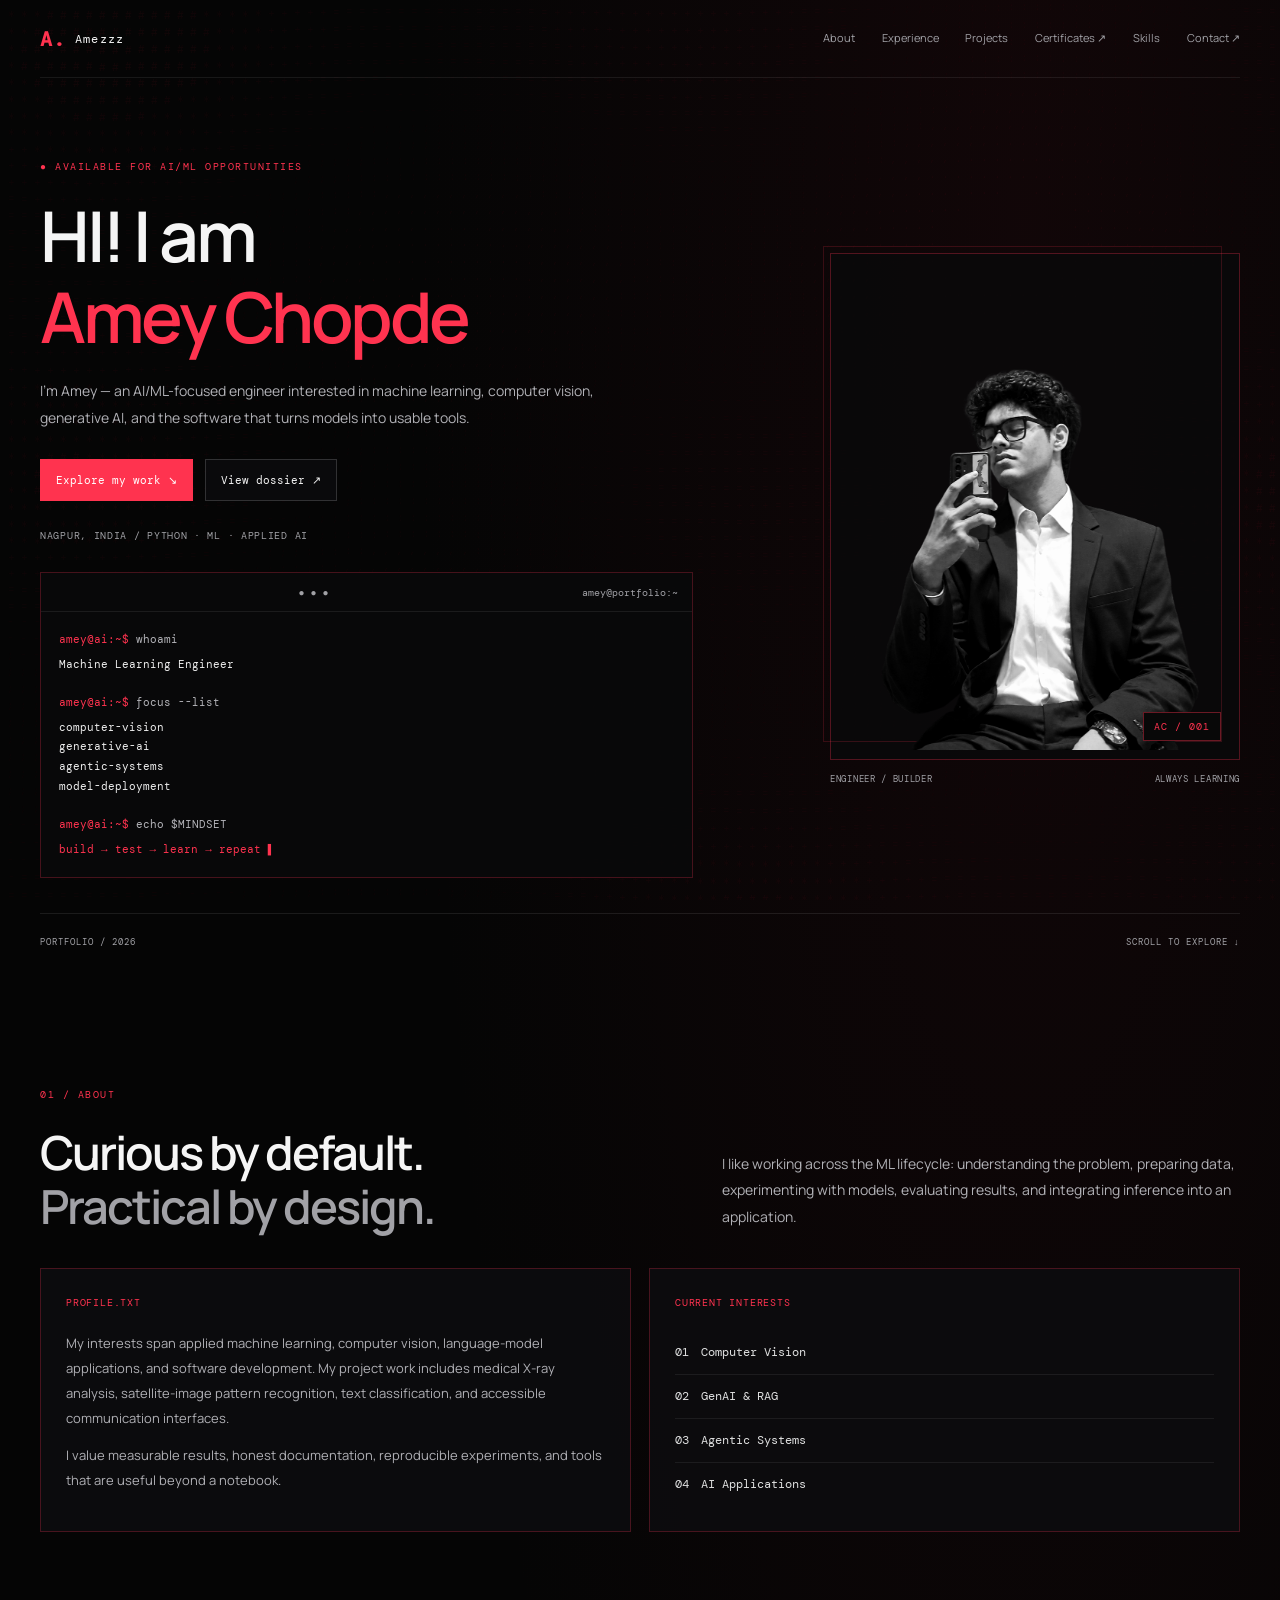
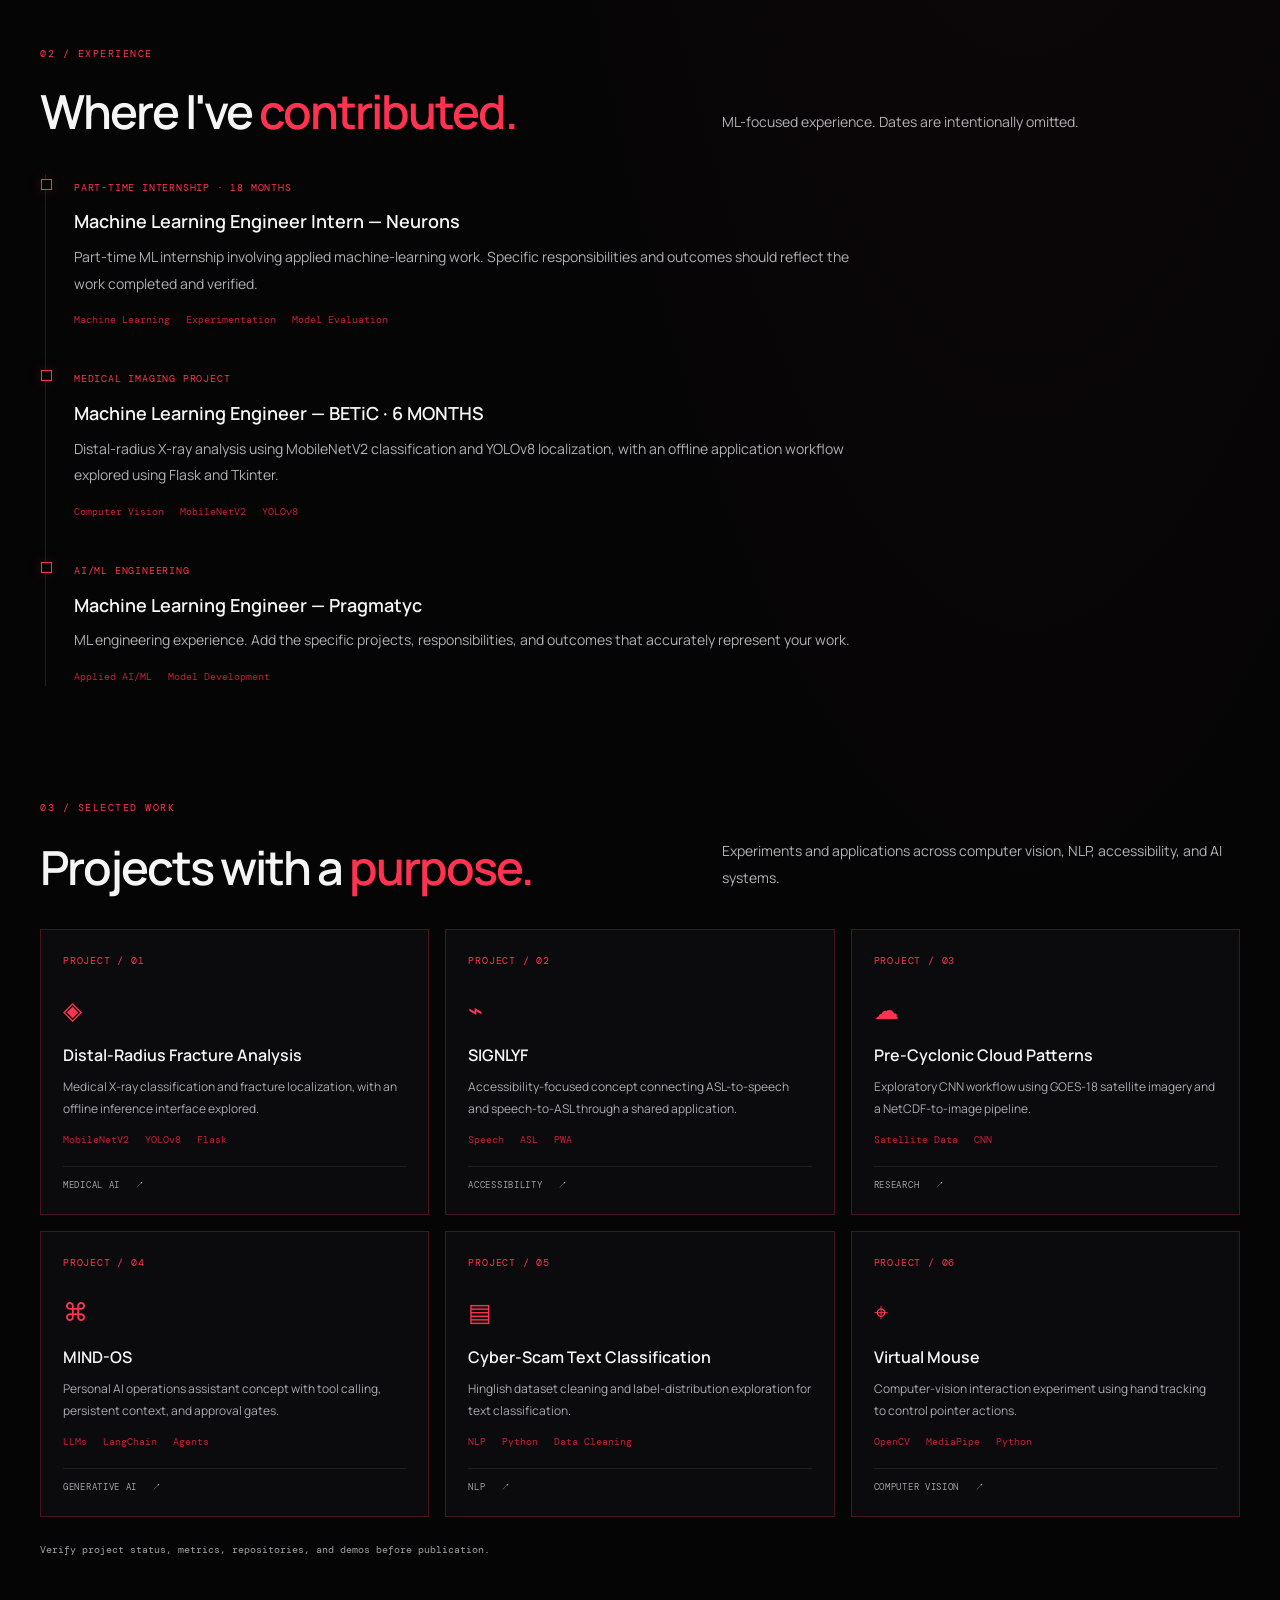
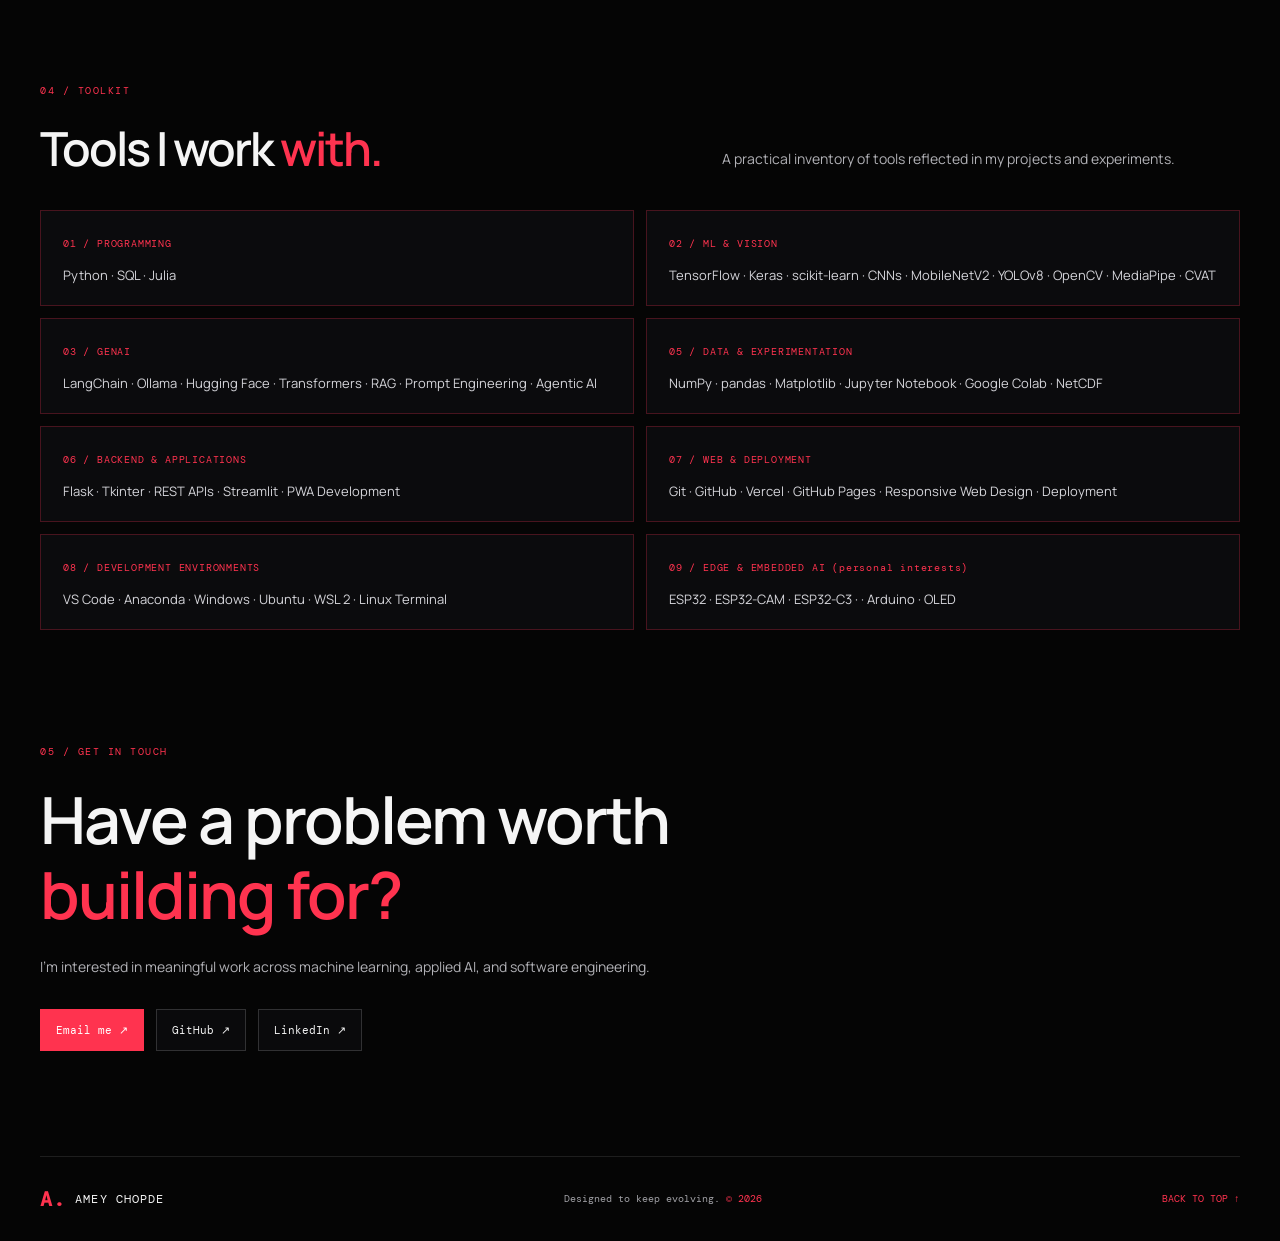
<file: index.html>
<!DOCTYPE html>
<html lang="en">
<head>
  <meta charset="utf-8">
  <meta name="viewport" content="width=device-width, initial-scale=1">
  <meta name="theme-color" content="#050505">
  <meta name="description" content="Amey Chopde — Machine Learning, Applied AI and Software">

  <title>Amey Chopde — AI/ML Engineer</title>

  <link rel="preconnect" href="https://fonts.googleapis.com">
  <link rel="preconnect" href="https://fonts.gstatic.com" crossorigin>
  <link href="https://fonts.googleapis.com/css2?family=DM+Mono:wght@400;500&family=Manrope:wght@400;500;600;700;800&display=swap" rel="stylesheet">

  <link rel="stylesheet" href="styles.css">
  <script src="script.js" defer></script>
</head>

<body>
  <canvas id="ascii-waves" aria-hidden="true"></canvas>

  <!-- Navigation -->
  <header class="nav wrap">
    <a class="brand" href="#home"><b>A.</b> Amezzz</a>

    <button
      id="menuToggle"
      type="button"
      aria-label="Toggle navigation"
      aria-expanded="false"
      aria-controls="navLinks"
    >
      ☰
    </button>

    <nav id="navLinks" aria-label="Main navigation">
      <a href="#about">About</a>
      <a href="#experience">Experience</a>
      <a href="#projects">Projects</a>
      <a href="certificates.html">Certificates ↗</a>
      <a href="#skills">Skills</a>
      <a href="#contact">Contact ↗</a>
    </nav>
  </header>

  <main>
    <!-- Hero -->
    <section class="hero wrap" id="home">
      <div class="hero-copy">
        <p class="eyebrow">● AVAILABLE FOR AI/ML OPPORTUNITIES</p>

        <h1>HI! I am<br><em>Amey Chopde</em></h1>

        <p class="lead">
          I'm Amey — an AI/ML-focused engineer interested in machine learning,
          computer vision, generative AI, and the software that turns models
          into usable tools.
        </p>

        <div class="actions">
          <a class="btn primary" href="#projects">Explore my work ↘</a>
          <a
            class="btn"
            href="assets/Amey_Chopde_Master_Portfolio_Dossier.pdf"
            target="_blank"
            rel="noopener noreferrer"
          >
            View dossier ↗
          </a>
        </div>

        <p class="meta">
          NAGPUR, INDIA / PYTHON · ML · APPLIED AI
        </p>

        <div class="terminal">
          <div class="termhead">
            <span>● ● ●</span>
            <span>amey@portfolio:~</span>
          </div>

          <div class="termbody">
            <p><i>amey@ai:~$</i> whoami</p>
            <strong>Machine Learning Engineer</strong>

            <p><i>amey@ai:~$</i> focus --list</p>
            <strong>
              computer-vision<br>
              generative-ai<br>
              agentic-systems<br>
              model-deployment
            </strong>

            <p><i>amey@ai:~$</i> echo $MINDSET</p>
            <strong class="green">build → test → learn → repeat ▌</strong>
          </div>
        </div>
      </div>

      <div class="hero-visual">
        <div class="portrait-frame">
          <img
            src="assets/amey-portrait.png"
            alt="Portrait of Amey Chopde"
            fetchpriority="high"
          >
          <span class="portrait-tag">AC / 001</span>
        </div>

        <div class="portrait-meta">
          <span>ENGINEER / BUILDER</span>
          <span>ALWAYS LEARNING</span>
        </div>
      </div>

      <div class="herofoot">
        <span>PORTFOLIO / 2026</span>
        <span>SCROLL TO EXPLORE ↓</span>
      </div>
    </section>

    <!-- About -->
    <section class="section wrap" id="about">
      <p class="eyebrow">01 / ABOUT</p>

      <div class="secthead">
        <h2>Curious by default.<br><span>Practical by design.</span></h2>

        <p class="lead">
          I like working across the ML lifecycle: understanding the problem,
          preparing data, experimenting with models, evaluating results,
          and integrating inference into an application.
        </p>
      </div>

      <div class="grid2">
        <article class="panel">
          <small>PROFILE.TXT</small>

          <p>
            My interests span applied machine learning, computer vision,
            language-model applications, and software development. My project
            work includes medical X-ray analysis, satellite-image pattern
            recognition, text classification, and accessible communication
            interfaces.
          </p>

          <p>
            I value measurable results, honest documentation, reproducible
            experiments, and tools that are useful beyond a notebook.
          </p>
        </article>

        <article class="panel">
          <small>CURRENT INTERESTS</small>

          <ul class="interest">
            <li>01　Computer Vision</li>
            <li>02　GenAI &amp; RAG</li>
            <li>03　Agentic Systems</li>
            <li>04　AI Applications</li>
          </ul>
        </article>
      </div>
    </section>

    <!-- Experience -->
    <section class="section wrap" id="experience">
      <p class="eyebrow">02 / EXPERIENCE</p>

      <div class="secthead">
        <h2>Where I've <em>contributed.</em></h2>
        <p class="lead">ML-focused experience. Dates are intentionally omitted.</p>
      </div>

      <div class="timeline">
        <article>
          <small>PART-TIME INTERNSHIP · 18 MONTHS</small>
          <h3>Machine Learning Engineer Intern — Neurons</h3>

          <p>
            Part-time ML internship involving applied machine-learning work.
            Specific responsibilities and outcomes should reflect the work
            completed and verified.
          </p>

          <label>Machine Learning　 Experimentation　 Model Evaluation</label>
        </article>

        <article>
          <small>MEDICAL IMAGING PROJECT</small>
          <h3>Machine Learning Engineer — BETiC · 6 MONTHS</h3>

          <p>
            Distal-radius X-ray analysis using MobileNetV2 classification
            and YOLOv8 localization, with an offline application workflow
            explored using Flask and Tkinter.
          </p>

          <label>Computer Vision　 MobileNetV2　 YOLOv8</label>
        </article>

        <article>
          <small>AI/ML ENGINEERING</small>
          <h3>Machine Learning Engineer — Pragmatyc</h3>

          <p>
            ML engineering experience. Add the specific projects,
            responsibilities, and outcomes that accurately represent your work.
          </p>

          <label>Applied AI/ML　 Model Development</label>
        </article>
      </div>
    </section>

    <!-- Projects -->
    <section class="section wrap" id="projects">
      <p class="eyebrow">03 / SELECTED WORK</p>

      <div class="secthead">
        <h2>Projects with a <em>purpose.</em></h2>

        <p class="lead">
          Experiments and applications across computer vision, NLP,
          accessibility, and AI systems.
        </p>
      </div>

      <div class="projectgrid">
        <article>
          <small>PROJECT / 01</small>
          <b aria-hidden="true">◈</b>
          <h3>Distal-Radius Fracture Analysis</h3>

          <p>
            Medical X-ray classification and fracture localization,
            with an offline inference interface explored.
          </p>

          <label>MobileNetV2　 YOLOv8　 Flask</label>
          <footer>MEDICAL AI　 ↗</footer>
        </article>

        <article>
          <small>PROJECT / 02</small>
          <b aria-hidden="true">⌁</b>
          <h3>SIGNLYF</h3>

          <p>
            Accessibility-focused concept connecting ASL-to-speech and
            speech-to-ASL through a shared application.
          </p>

          <label>Speech　 ASL　 PWA</label>
          <footer>ACCESSIBILITY　 ↗</footer>
        </article>

        <article>
          <small>PROJECT / 03</small>
          <b aria-hidden="true">☁</b>
          <h3>Pre-Cyclonic Cloud Patterns</h3>

          <p>
            Exploratory CNN workflow using GOES-18 satellite imagery
            and a NetCDF-to-image pipeline.
          </p>

          <label>Satellite Data　 CNN</label>
          <footer>RESEARCH　 ↗</footer>
        </article>

        <article>
          <small>PROJECT / 04</small>
          <b aria-hidden="true">⌘</b>
          <h3>MIND-OS</h3>

          <p>
            Personal AI operations assistant concept with tool calling,
            persistent context, and approval gates.
          </p>

          <label>LLMs　 LangChain　 Agents</label>
          <footer>GENERATIVE AI　 ↗</footer>
        </article>

        <article>
          <small>PROJECT / 05</small>
          <b aria-hidden="true">▤</b>
          <h3>Cyber-Scam Text Classification</h3>

          <p>
            Hinglish dataset cleaning and label-distribution exploration
            for text classification.
          </p>

          <label>NLP　 Python　 Data Cleaning</label>
          <footer>NLP　 ↗</footer>
        </article>

        <article>
          <small>PROJECT / 06</small>
          <b aria-hidden="true">⌖</b>
          <h3>Virtual Mouse</h3>

          <p>
            Computer-vision interaction experiment using hand tracking
            to control pointer actions.
          </p>

          <label>OpenCV　 MediaPipe　 Python</label>
          <footer>COMPUTER VISION　 ↗</footer>
        </article>
      </div>

      <p class="note">
        Verify project status, metrics, repositories, and demos before publication.
      </p>
    </section>

    <!-- Skills -->
    <section class="section wrap" id="skills">
      <p class="eyebrow">04 / TOOLKIT</p>

      <div class="secthead">
        <h2>Tools I work <em>with.</em></h2>

        <p class="lead">
          A practical inventory of tools reflected in my projects and experiments.
        </p>
      </div>

      <div class="skills">
        <article>
          <small>01 / PROGRAMMING</small>
          <p>Python · SQL · Julia</p>
        </article>

        <article>
          <small>02 / ML &amp; VISION</small>
          <p>TensorFlow · Keras · scikit-learn · CNNs · MobileNetV2 · YOLOv8 · OpenCV · MediaPipe · CVAT</p>
        </article>

        <article>
          <small>03 / GENAI</small>
          <p>LangChain · Ollama · Hugging Face · Transformers · RAG · Prompt Engineering · Agentic AI</p>
        </article>
        
        <article>
            <small>05 / DATA & EXPERIMENTATION</small>
            <p>NumPy · pandas · Matplotlib · Jupyter Notebook · Google Colab · NetCDF</p>
        </article>

        <article>
      <small>06 / BACKEND & APPLICATIONS</small>
      <p>Flask · Tkinter · REST APIs · Streamlit · PWA Development</p>
    </article>

    <article>
      <small>07 / WEB & DEPLOYMENT</small>
      <p>Git · GitHub · Vercel · GitHub Pages · Responsive Web Design · Deployment</p>
    </article>

    <article>
      <small>08 / DEVELOPMENT ENVIRONMENTS</small>
      <p>VS Code · Anaconda · Windows · Ubuntu · WSL 2 · Linux Terminal</p>
    </article>

    <article>
      <small>09 / EDGE & EMBEDDED AI (personal interests)</small>
      <p>ESP32 · ESP32-CAM · ESP32-C3 ·  · Arduino · OLED</p>
    </article>

    
      </div>
    </section>

    <!-- Contact -->
    <section class="section wrap contact" id="contact">
      <p class="eyebrow">05 / GET IN TOUCH</p>

      <h2>Have a problem worth<br><em>building for?</em></h2>

      <p class="lead">
        I'm interested in meaningful work across machine learning,
        applied AI, and software engineering.
      </p>

      <div class="actions">
        <a class="btn primary" href="mailto:ameychopde2004@gmail.com">
          Email me ↗
        </a>

        <a
          class="btn"
          href="https://github.com/Ameyzzz"
          target="_blank"
          rel="noopener noreferrer"
        >
          GitHub ↗
        </a>

        <a
          class="btn"
          href="https://www.linkedin.com/in/amey-chopde-6b3055278/"
          target="_blank"
          rel="noopener noreferrer"
        >
          LinkedIn ↗
        </a>
      </div>
    </section>
  </main>

  <!-- Footer -->
  <footer class="wrap bottom">
    <a class="brand" href="#home"><b>A.</b> AMEY CHOPDE</a>
    <span>Designed to keep evolving. <em>© 2026</em></span>
    <a href="#home">BACK TO TOP ↑</a>
  </footer>
</body>
</html>
</file>
<file: styles.css>
:root {
  color-scheme: dark;
  --bg: #050505;
  --surface: #0c0c0e;
  --surface-raised: #151012;
  --green: #ff334f;
  --green-dim: #c32038;
  --text: #f5f5f5;
  --muted: #a1a1a6;
  --border: rgba(255, 51, 79, .25);
  --font-main: "Manrope", sans-serif;
  --font-mono: "DM Mono", monospace;
  --content-width: 1200px;
}

* { box-sizing: border-box; }

html {
  scroll-behavior: smooth;
  scroll-padding-top: 90px;
  background: var(--bg);
}

body {
  margin: 0;
  min-width: 320px;
  overflow-x: hidden;
  background:
    radial-gradient(ellipse at 80% 5%, rgba(100, 15, 28, .13), transparent 42%),
    var(--bg);
  color: var(--text);
  font: 14px/1.7 var(--font-main);
  -webkit-font-smoothing: antialiased;
}

::selection { background: var(--green); color: #fff; }

a { color: inherit; text-decoration: none; }
button, input, textarea { font: inherit; }
button { color: inherit; cursor: pointer; }
img { max-width: 100%; }
p { margin-top: 0; }

.wrap {
  width: min(var(--content-width), calc(100% - 64px));
  margin-inline: auto;
}

main, header, body > footer {
  position: relative;
  z-index: 1;
}

/* Navigation */

.nav {
  min-height: 78px;
  display: flex;
  align-items: center;
  justify-content: space-between;
  gap: 24px;
  border-bottom: 1px solid rgba(255,255,255,.08);
}

.brand {
  display: inline-flex;
  align-items: center;
  gap: 9px;
  flex-shrink: 0;
  color: var(--text);
  font: 12px var(--font-mono);
  letter-spacing: 1.1px;
}

.brand b { color: var(--green); font-size: 20px; }

.nav nav {
  display: flex;
  align-items: center;
  justify-content: flex-end;
  flex-wrap: wrap;
  gap: clamp(14px, 2.1vw, 28px);
}

.nav nav a {
  color: var(--muted);
  font-size: 11px;
  transition: color .2s;
}

.nav nav a:hover,
.nav nav a[aria-current="page"] { color: var(--green); }

#menuToggle {
  display: none;
  padding: 7px 10px;
  border: 1px solid var(--border);
  background: var(--surface);
  color: var(--green);
}

/* Typography */

.eyebrow {
  display: flex;
  align-items: center;
  gap: 9px;
  color: var(--green);
  font: 10px var(--font-mono);
  letter-spacing: 1.5px;
  text-transform: uppercase;
}

h1, h2, h3 {
  color: var(--text);
  font-weight: 600;
  line-height: 1.15;
}

h1 {
  margin: 22px 0;
  font-size: clamp(38px, 5.5vw, 70px);
  letter-spacing: -3.5px;
}

h2 {
  margin: 0;
  font-size: clamp(29px, 4vw, 47px);
  letter-spacing: -2px;
}

h3 { margin: 14px 0 12px; font-size: 18px; }

h1 em, h2 em { color: var(--green); font-style: normal; }
h2 span { color: var(--muted); }

.lead {
  max-width: 650px;
  color: #b1b1b6;
  font-size: 14px;
  line-height: 1.9;
}

small, label, .note { font-family: var(--font-mono); }

small {
  color: var(--green);
  font-size: 10px;
  letter-spacing: .8px;
}

.note {
  margin-top: 24px;
  color: var(--muted);
  font-size: 10px;
  line-height: 1.8;
}

/* Hero and portrait */

.hero {
  display: grid;
  grid-template-columns: minmax(0, 1.15fr) minmax(260px, .85fr);
  align-items: center;
  column-gap: clamp(30px, 5vw, 75px);
  row-gap: 35px;
  min-height: 650px;
  padding-top: 82px;
  padding-bottom: 35px;
}

.hero-copy { min-width: 0; animation: rise-in .75s ease both; }
.hero h1 { max-width: 760px; }
.hero .lead { max-width: 620px; }

.hero .meta {
  margin-top: 28px;
  color: var(--muted);
  font: 10px var(--font-mono);
  letter-spacing: .7px;
}

.hero-visual, .portrait-wrap {
  width: 100%;
  max-width: 410px;
  justify-self: end;
  align-self: center;
  animation: portrait-in .9s ease .1s both;
}

.portrait-frame {
  position: relative;
  isolation: isolate;
  padding: 9px;
  border: 1px solid rgba(255,51,79,.3);
  background: rgba(9,9,10,.8);
}

.portrait-frame::before {
  content: "";
  position: absolute;
  inset: -8px 17px 17px -8px;
  border: 1px solid rgba(255,51,79,.18);
  z-index: -1;
}

.portrait-frame img, .portrait {
  display: block;
  width: 100%;
  aspect-ratio: 4 / 5;
  object-fit: cover;
  object-position: center 35%;
  filter: grayscale(100%) contrast(1.04);
  transition: filter .5s, transform .6s;
}

.portrait-frame:hover img, .portrait-frame:hover .portrait {
  filter: grayscale(25%) contrast(1.04);
}

.portrait-tag, .portrait-index {
  position: absolute;
  right: 18px;
  bottom: 18px;
  padding: 7px 10px;
  border: 1px solid rgba(255,51,79,.4);
  background: #080808;
  color: var(--green);
  font: 10px var(--font-mono);
  letter-spacing: 1px;
}

.portrait-meta {
  display: flex;
  justify-content: space-between;
  gap: 12px;
  margin-top: 13px;
  color: var(--muted);
  font: 9px var(--font-mono);
  letter-spacing: .7px;
}

.actions { display: flex; flex-wrap: wrap; gap: 12px; margin-top: 28px; }

.btn {
  display: inline-flex;
  min-height: 42px;
  align-items: center;
  justify-content: center;
  gap: 8px;
  padding: 10px 15px;
  border: 1px solid rgba(255,255,255,.16);
  background: rgba(12,12,14,.9);
  color: var(--text);
  font: 11px var(--font-mono);
  transition: border-color .2s, background .2s, color .2s, transform .2s;
}

.btn:hover { border-color: var(--green); color: var(--green); transform: translateY(-2px); }
.btn.primary { border-color: var(--green); background: var(--green); color: #fff; }
.btn.primary:hover { background: transparent; color: var(--green); }

.herofoot {
  grid-column: 1 / -1;
  display: flex;
  justify-content: space-between;
  gap: 16px;
  padding-top: 22px;
  border-top: 1px solid rgba(255,255,255,.09);
  color: var(--muted);
  font: 9px var(--font-mono);
  letter-spacing: 1px;
}

/* Terminal */

.terminal {
  margin-top: 30px;
  overflow: hidden;
  border: 1px solid rgba(255,51,79,.25);
  background: rgba(9,9,10,.92);
}

.termhead {
  display: flex;
  align-items: center;
  gap: 10px;
  min-height: 39px;
  padding: 0 14px;
  border-bottom: 1px solid rgba(255,255,255,.08);
  color: #a1a1a6;
  font: 10px var(--font-mono);
}

.termhead span { margin-left: auto; }

.termbody {
  padding: 18px;
  font: 11px/1.8 var(--font-mono);
}

.termbody p { margin: 0 0 5px; color: #b3b3b8; }
.termbody p:not(:first-child) { margin-top: 18px; }
.termbody i { color: var(--green); font-style: normal; }
.termbody strong { display: block; color: #ededed; font-weight: 400; }
.termbody .green { color: var(--green); }

/* General sections */

.section { padding-top: 105px; padding-bottom: 10px; scroll-margin-top: 30px; }

.secthead {
  display: grid;
  grid-template-columns: minmax(0,1fr) minmax(250px,.8fr);
  align-items: end;
  gap: 35px;
  margin: 24px 0 35px;
}

.secthead .lead { margin-bottom: 3px; }

.grid2 { display: grid; grid-template-columns: repeat(2,minmax(0,1fr)); gap: 18px; }

.panel, .skills article, .projectgrid article {
  border: 1px solid var(--border);
  background: rgba(13,13,15,.88);
}

.panel { padding: 25px; }
.panel > small { display: block; margin-bottom: 20px; }
.panel p { color: #b0b0b5; font-size: 13px; line-height: 1.9; }

.interest { padding: 0; margin: 0; list-style: none; }
.interest li {
  padding: 13px 0;
  border-bottom: 1px solid rgba(255,255,255,.07);
  color: #e0e0e0;
  font: 12px var(--font-mono);
}
.interest li:last-child { border-bottom: 0; }

/* Experience */

.timeline { margin-left: 5px; padding-left: 28px; border-left: 1px solid var(--border); }
.timeline article { position: relative; padding-bottom: 36px; }
.timeline article:last-child { padding-bottom: 0; }

.timeline article::before {
  content: "";
  position: absolute;
  top: 5px;
  left: -33px;
  width: 9px;
  height: 9px;
  border: 1px solid var(--green);
  background: var(--bg);
  box-shadow: 0 0 13px rgba(255,51,79,.2);
}

.timeline article p { max-width: 800px; color: #b0b0b5; line-height: 1.9; }
.timeline label, .projectgrid label { display: block; color: var(--green-dim); font-size: 10px; line-height: 1.8; }

/* Projects */

.projectgrid { display: grid; grid-template-columns: repeat(3,minmax(0,1fr)); gap: 16px; }

.projectgrid article {
  display: flex;
  flex-direction: column;
  min-height: 275px;
  padding: 22px;
  transition: border-color .25s, transform .25s, background .25s;
}

.projectgrid article:hover {
  transform: translateY(-4px);
  border-color: rgba(255,51,79,.55);
  background: rgba(20,12,14,.97);
}

.projectgrid article > b { margin-top: 20px; color: var(--green); font-size: 25px; font-weight: 400; }
.projectgrid h3 { font-size: 16px; }
.projectgrid article p { flex: 1; color: #aaaab0; font-size: 12px; line-height: 1.8; }

.projectgrid article footer {
  margin-top: 17px;
  padding-top: 12px;
  border-top: 1px solid rgba(255,255,255,.08);
  color: var(--muted);
  font: 9px var(--font-mono);
  letter-spacing: .7px;
}

/* Skills and contact */

.skills { display: grid; grid-template-columns: repeat(2,minmax(0,1fr)); gap: 12px; }
.skills article { padding: 19px 22px; }
.skills article p { margin: 10px 0 0; color: #d5d5da; font-size: 13px; }

.contact { padding-bottom: 105px; }
.contact h2 { margin-top: 25px; font-size: clamp(38px,6vw,65px); }
.contact .lead { margin-top: 22px; }

/* Footer */

.bottom {
  display: flex;
  align-items: center;
  justify-content: space-between;
  gap: 18px;
  min-height: 85px;
  border-top: 1px solid rgba(255,255,255,.1);
  color: var(--muted);
  font: 10px var(--font-mono);
}

.bottom em { color: var(--green); font-style: normal; }
.bottom > a:last-child { color: var(--green); }

/* ASCII background */

#ascii-waves {
  position: fixed;
  inset: 0;
  z-index: 0;
  width: 100%;
  height: 100%;
  pointer-events: none;
  opacity: .45;
}

/* Certificate page */

.cert-hero { padding-top: 85px; padding-bottom: 38px; }
.cert-hero h1 { margin: 20px 0; font-size: clamp(40px,7vw,76px); }
.cert-hero h1 em { color: var(--green); font-style: normal; }

.cert-toolbar {
  display: flex;
  align-items: center;
  justify-content: space-between;
  flex-wrap: wrap;
  gap: 14px;
  margin: 28px 0;
  padding: 15px 0;
  border-top: 1px solid var(--border);
  border-bottom: 1px solid var(--border);
}

.cert-status { color: var(--muted); font: 11px var(--font-mono); }
.cert-grid { display: grid; grid-template-columns: repeat(3,minmax(0,1fr)); gap: 22px; padding-bottom: 90px; }

.cert-card {
  min-width: 0;
  padding: 12px;
  border: 1px solid rgba(255,255,255,.1);
  background: linear-gradient(145deg,#121214,#080808);
  text-align: left;
  cursor: pointer;
  transition: border-color .25s, transform .25s, box-shadow .25s;
}

.cert-card:hover {
  transform: translateY(-5px);
  border-color: var(--green);
  box-shadow: 0 12px 35px rgba(255,51,79,.1);
}

.cert-cover {
  position: relative;
  display: grid;
  place-items: center;
  overflow: hidden;
  aspect-ratio: 4 / 3;
  background: #111;
  border: 1px solid rgba(255,255,255,.08);
}

.cert-cover img {
  width: 100%;
  height: 100%;
  object-fit: contain;
  background: #101010;
  transition: transform .5s;
}

.cert-card:hover .cert-cover img { transform: scale(1.035); }
.cert-placeholder { padding: 25px; color: var(--green); font: 12px/1.8 var(--font-mono); text-align: center; }

.cert-info { padding: 15px 5px 7px; }
.cert-number { color: var(--green); font: 10px var(--font-mono); letter-spacing: 1px; }
.cert-info h2 { margin: 9px 0; font-size: 15px; letter-spacing: -.3px; overflow-wrap: anywhere; }
.cert-info p { margin: 0; color: var(--muted); font: 10px/1.8 var(--font-mono); }

.cert-open {
  display: flex;
  justify-content: space-between;
  margin-top: 16px;
  padding-top: 12px;
  border-top: 1px solid rgba(255,255,255,.08);
  color: var(--green);
  font: 10px var(--font-mono);
}

.cert-empty {
  grid-column: 1 / -1;
  padding: 45px 20px;
  border: 1px dashed var(--border);
  color: var(--muted);
  text-align: center;
}

.cert-empty h2 { margin: 0 0 12px; color: var(--text); font-size: 20px; }

/* Certificate page-flip viewer */

.cert-viewer {
  position: fixed;
  inset: 0;
  z-index: 100;
  display: none;
  align-items: center;
  justify-content: center;
  padding: 24px;
  background: rgba(0,0,0,.9);
  backdrop-filter: blur(12px);
}

.cert-viewer.open { display: flex; }

.viewer-panel {
  position: relative;
  width: min(950px,100%);
  max-height: 90vh;
  overflow: auto;
  padding: 20px;
  border: 1px solid var(--border);
  background: #0a0a0a;
  animation: page-flip-in .55s cubic-bezier(.2,.75,.25,1) both;
  transform-origin: left center;
}

.viewer-top { display: flex; align-items: center; justify-content: space-between; gap: 12px; margin-bottom: 16px; }
.viewer-top h2 { margin: 0; font-size: 16px; }

.viewer-image-wrap {
  display: grid;
  place-items: center;
  min-height: 200px;
  padding: 12px;
  background: #111;
  border: 1px solid rgba(255,255,255,.08);
}

.viewer-image { display: block; max-width: 100%; max-height: 65vh; object-fit: contain; }
.viewer-actions { display: flex; justify-content: flex-end; gap: 12px; flex-wrap: wrap; margin-top: 16px; }

.viewer-close {
  width: 38px;
  height: 38px;
  border: 1px solid var(--border);
  background: transparent;
  color: var(--green);
  cursor: pointer;
  font-size: 20px;
}

@keyframes rise-in { from { opacity: 0; transform: translateY(14px); } to { opacity: 1; transform: translateY(0); } }
@keyframes portrait-in { from { opacity: 0; transform: translateY(18px); } to { opacity: 1; transform: translateY(0); } }
@keyframes page-flip-in {
  from { opacity: 0; transform: perspective(1200px) rotateY(-18deg) translateX(-15px); }
  to { opacity: 1; transform: perspective(1200px) rotateY(0) translateX(0); }
}

/* Scroll reveal */

.reveal-section { opacity: 0; transform: translateY(14px); transition: opacity .65s ease, transform .65s ease; }
.reveal-section.is-visible { opacity: 1; transform: translateY(0); }

/* Responsive */

@media (max-width: 900px) {
  .wrap { width: min(calc(100% - 42px),var(--content-width)); }
  .hero { column-gap: 28px; min-height: 0; padding-top: 60px; }
  .hero h1 { font-size: clamp(36px,6vw,56px); letter-spacing: -2.5px; }
  .projectgrid, .cert-grid { grid-template-columns: repeat(2,minmax(0,1fr)); }
  .secthead { grid-template-columns: 1fr; gap: 18px; }
}

@media (max-width: 680px) {
  .wrap { width: calc(100% - 36px); }
  .nav { min-height: 68px; flex-wrap: wrap; }
  #menuToggle { display: block; }

  .nav nav {
    display: none;
    width: 100%;
    padding: 8px 0 20px;
    align-items: stretch;
    flex-direction: column;
    gap: 0;
  }

  .nav nav.open { display: flex; }
  .nav nav a { padding: 11px 0; border-bottom: 1px solid rgba(255,255,255,.06); }

  .hero { grid-template-columns: 1fr; padding-top: 47px; row-gap: 34px; }
  .hero h1 { font-size: clamp(38px,10vw,58px); letter-spacing: -2.5px; }
  .hero-visual, .portrait-wrap { width: min(100%,370px); justify-self: center; }
  .herofoot { font-size: 8px; }
  .section { padding-top: 76px; }
  .grid2, .skills, .projectgrid, .cert-grid { grid-template-columns: 1fr; }
  .projectgrid article { min-height: 230px; }
  .panel { padding: 20px; }
  .bottom { align-items: flex-start; flex-direction: column; justify-content: center; padding: 22px 0; }
  .cert-hero { padding-top: 55px; }
  .cert-viewer { padding: 10px; }
  .viewer-panel { padding: 12px; }
}

@media (prefers-reduced-motion: reduce) {
  *, *::before, *::after {
    scroll-behavior: auto !important;
    animation-duration: .01ms !important;
    animation-iteration-count: 1 !important;
    transition-duration: .01ms !important;
  }

  #ascii-waves { display: none; }
  .reveal-section, .reveal-section.is-visible { opacity: 1; transform: none; transition: none; }
  .viewer-panel { animation: none; }
}
</file>
